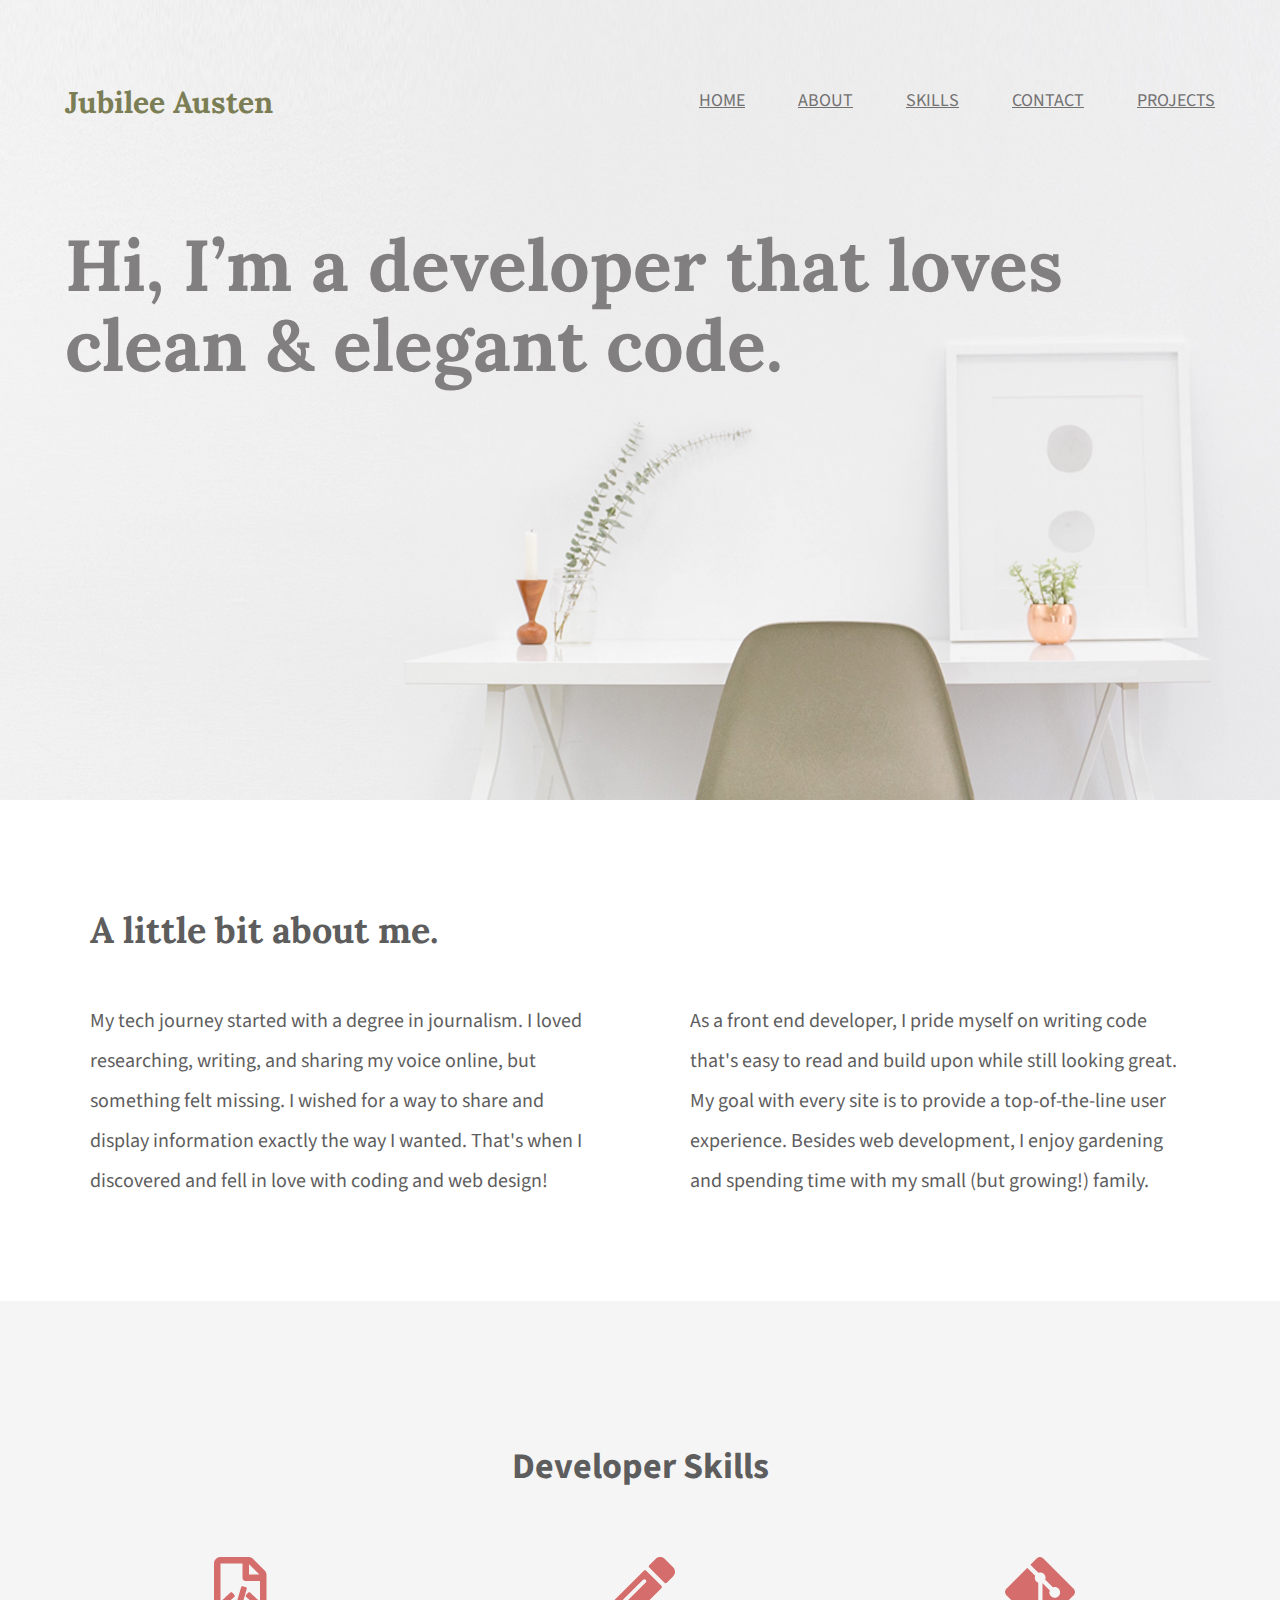
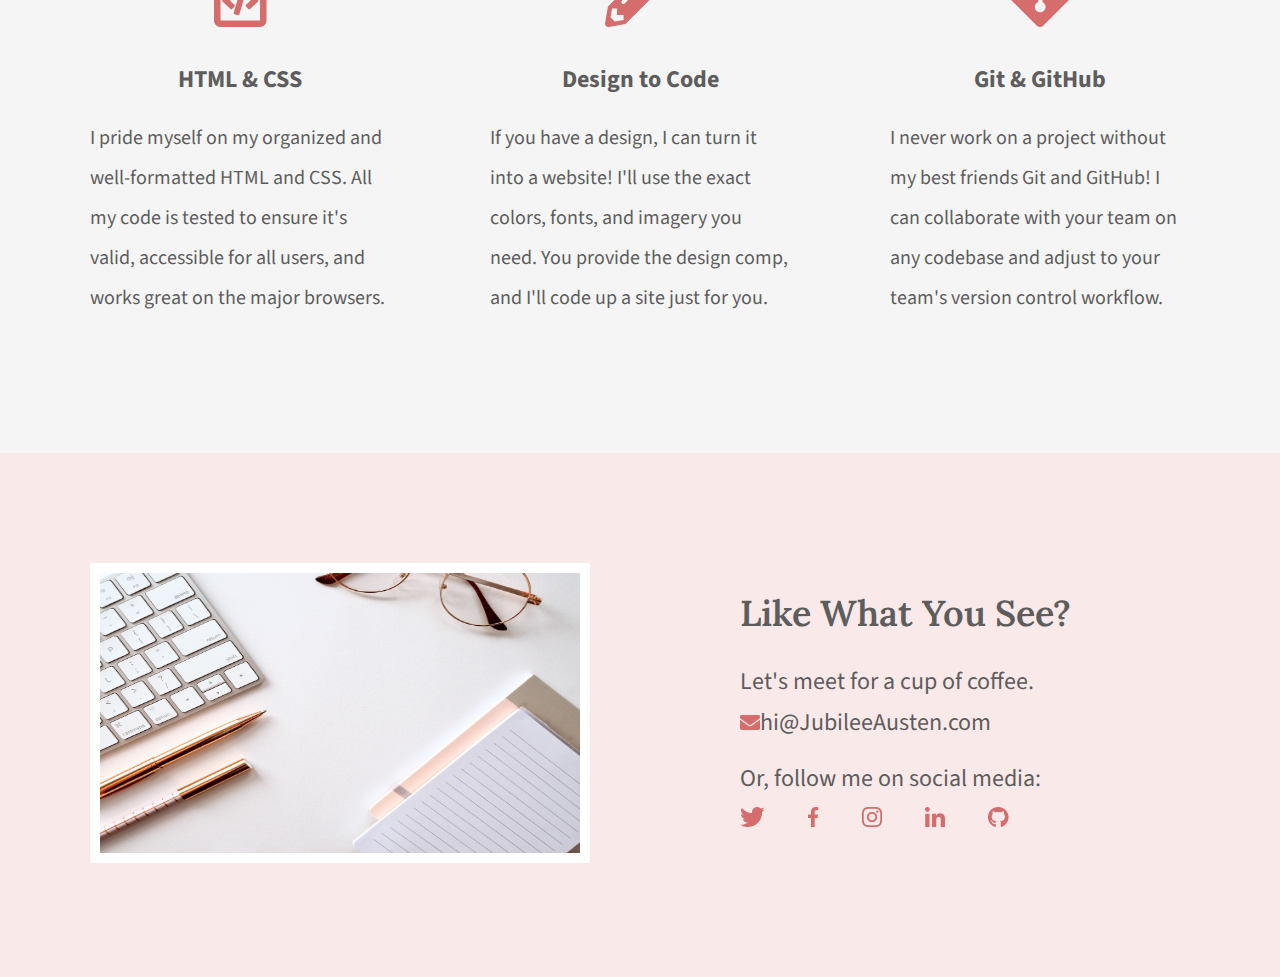
<file: index.html>
<!DOCTYPE html>
<html lang="en">

<head>
    <meta charset="UTF-8">
    <title>Jubilee Austen | Portfolio</title>
    <link rel="stylesheet" href="css/normalize.css">
    <link rel="stylesheet" href="css/main.css">
    <link rel="preconnect" href="https://fonts.googleapis.com">
    <link rel="preconnect" href="https://fonts.gstatic.com" crossorigin>
    <link
        href="https://fonts.googleapis.com/css2?family=Lora:wght@400;600;700&family=Source+Sans+Pro:wght@400;600;700&display=swap"
        rel="stylesheet">
</head>

<body>
    <header class="homepage-hero">
        <div class="content-wrapper">
            <h1>Jubilee Austen</h1>
            <nav>
                <ul>
                    <li><a href="#">home</a></li>
                    <li><a href="#about">about</a></li>
                    <li><a href="#skills">skills</a></li>
                    <li><a href="#contact">contact</a></li>
                    <li><a href="projects/index.html">projects</a></li>
                </ul>
            </nav>
            <h2>Hi, I’m a developer that loves clean & elegant code.</h2>
        </div>
    </header>
    <main>
        <section id="about">
            <div class="content-wrapper">
                <h2>A little bit about me.</h2>
                <p>My tech journey started with a degree in journalism. I loved researching, writing, and sharing my
                    voice online, but something felt missing. I wished for a way to share and display information
                    exactly the way I wanted. That's when I discovered and fell in love with coding and web design!</p>
                <p>As a front end developer, I pride myself on writing code that's easy to read and build upon while
                    still looking great. My goal with every site is to provide a top-of-the-line user experience.
                    Besides web development, I enjoy gardening and spending time with my small (but growing!) family.
                </p>

            </div>
        </section>
        <section id="skills">
            <div class="content-wrapper">
                <h2>Developer Skills</h2>
                <div class="skill-list">
                    <img src="img/html-icon.png" alt="html icon">
                    <h3>HTML & CSS</h3>
                    <p>I pride myself on my organized and well-formatted HTML and CSS. All my code is tested to ensure
                        it's valid, accessible for all users, and works great on the major browsers.</p>
                </div>
                <div class="skill-list">
                    <img src="img/pencil-icon.png" alt="pencil icon">
                    <h3>Design to Code</h3>
                    <p>If you have a design, I can turn it into a website! I'll use the exact colors, fonts, and imagery
                        you need. You provide the design comp, and I'll code up a site just for you.</p>
                </div>
                <div class="skill-list">
                    <img src="img/git-icon.png" alt="GitHub icon">
                    <h3>Git & GitHub</h3>
                    <p>I never work on a project without my best friends Git and GitHub! I can collaborate with your
                        team on any codebase and adjust to your team's version control workflow.</p>
                </div>

            </div>
        </section>
    </main>
    <footer id="contact">
        <div class="content-wrapper">
            <div class="contact-image">
                <img src="img/jess-bailey-q10VITrVYUM-unsplash.jpg"
                    alt="work desk with a keyboard, pen, glasses, and notebook" id="contact-img">
            </div>
            <div class="contact-info">
                <h2>Like What You See?</h2>
                <h3 id="email-header">Let's meet for a cup of coffee.</h3>
                <a href="mailto:hi@jubileeausten.com"><img src="img/envelope.png"
                        alt="envelope icon">hi@JubileeAusten.com</a>
                <h3 id="socialmedia-header">Or, follow me on social media:</h3>
                <ul>
                    <li><a href="https://twitter.com/home" target="_blank"><img src="img/twitter.png"
                                alt="Twitter icon"></a></li>
                    <li><a href="https://www.facebook.com" target="_blank"><img src="img/facebook.png"
                                alt="Facebook icon"></a></li>
                    <li><a href="https://www.instagram.com" target="_blank"><img src="img/instagram.png"
                                alt="Instagram icon"></a></li>
                    <li><a href="https://www.linkedin.com" target="_blank"><img src="img/linkedin.png"
                                alt="LinkedIn icon"></a></li>
                    <li><a href="https://github.com" target="_blank"><img src="img/github.png" alt="GitHub icon"></a>
                    </li>
                </ul>
            </div>

        </div>



    </footer>

</body>

</html>
</file>
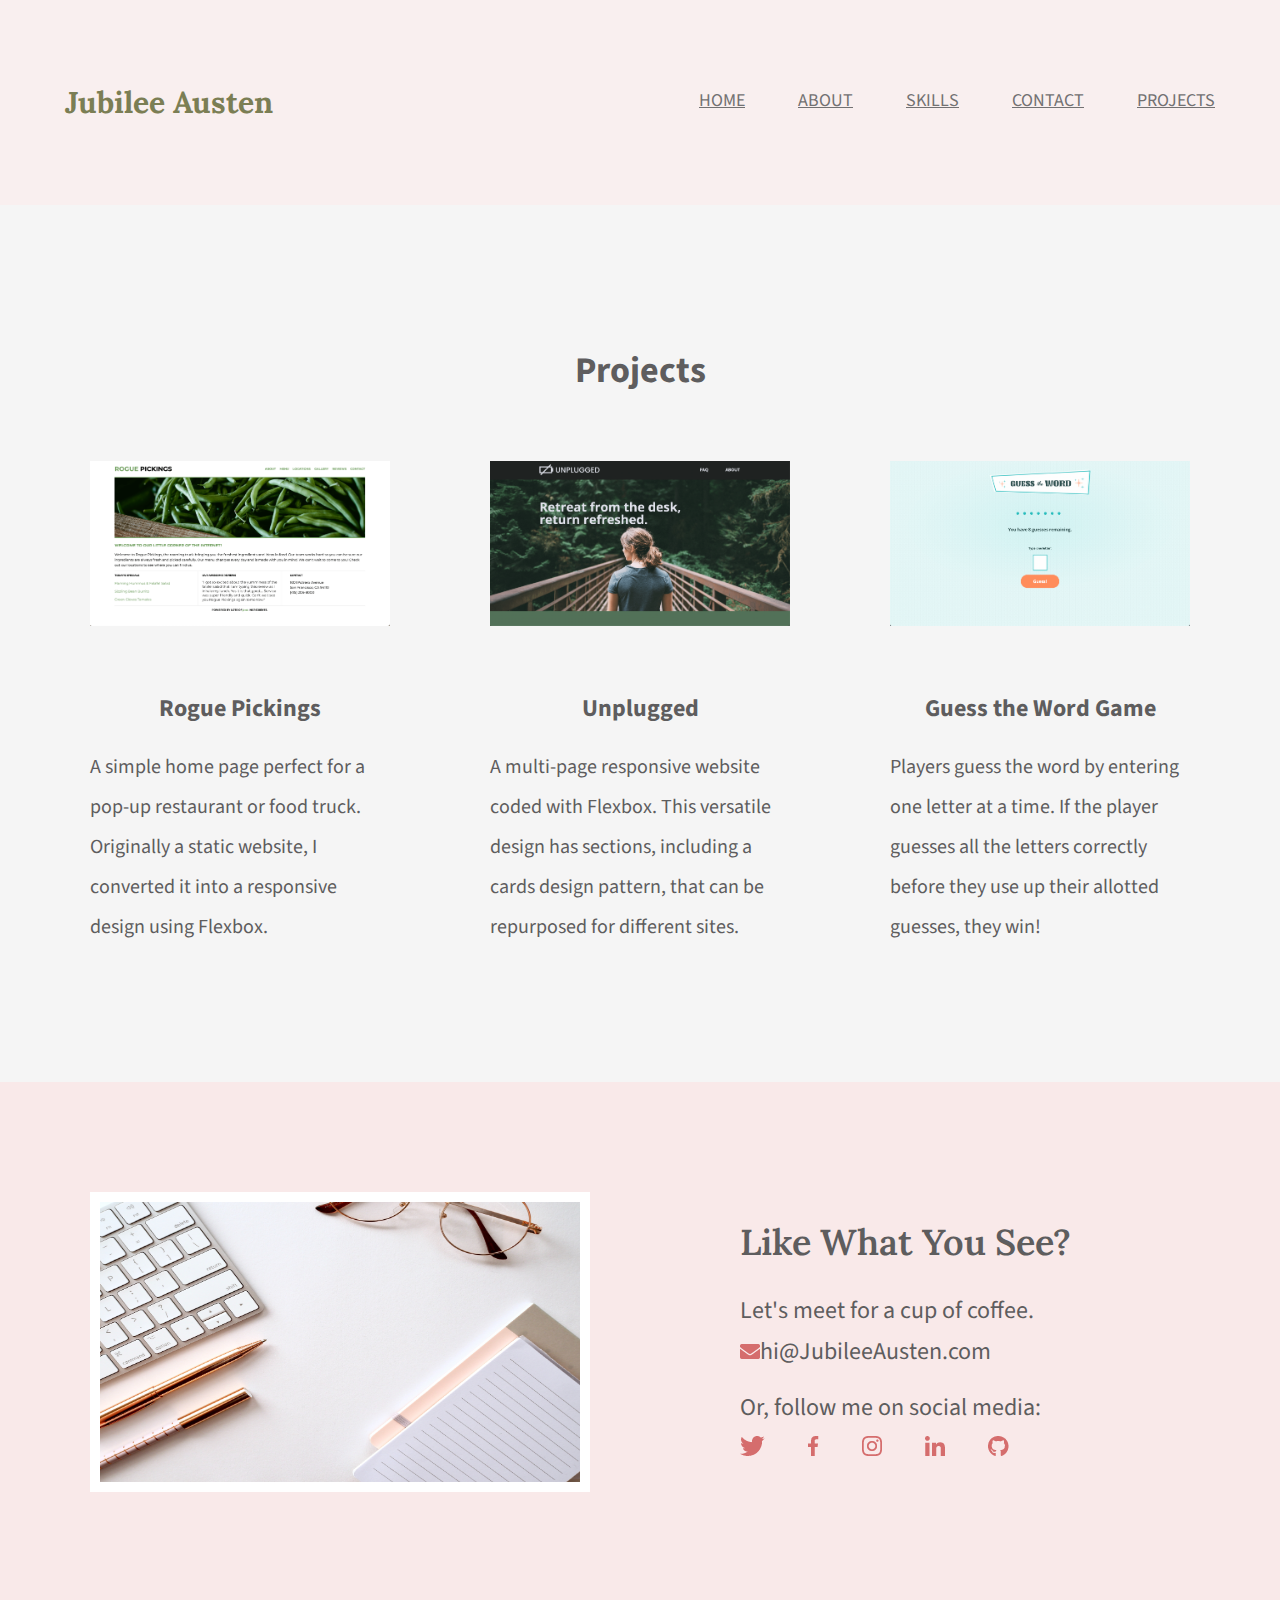
<file: projects/index.html>
<!DOCTYPE html>
<html lang="en">

<head>
    <meta charset="UTF-8">
    <title>Projects | Jubilee Austen</title>
    <link rel="stylesheet" href="../css/normalize.css">
    <link rel="stylesheet" href="../css/main.css">
    <link rel="preconnect" href="https://fonts.googleapis.com">
    <link rel="preconnect" href="https://fonts.gstatic.com" crossorigin>
    <link
        href="https://fonts.googleapis.com/css2?family=Lora:wght@400;600;700&family=Source+Sans+Pro:wght@400;600;700&display=swap"
        rel="stylesheet">
</head>

<body>
    <header class="hero-other">
        <div class="content-wrapper">
            <h1>Jubilee Austen</h1>
            <nav>
                <ul>
                    <li><a href="../index.html">home</a></li>
                    <li><a href="../index.html#about">about</a></li>
                    <li><a href="../index.html#skills">skills</a></li>
                    <li><a href="../index.html#contact">contact</a></li>
                    <li><a href="#">projects</a></li>
                </ul>
            </nav>

        </div>
    </header>
    <main>
        <section id="projects">
            <div class="content-wrapper">
                <h2>Projects</h2>
                <div class="project-piece">
                    <a href="https://skillcrush.github.io/206-rogue_pickings/" target="_blank"><img
                            src="../img/rogue-pickings.png" alt="Rogue Pickings 
                            Site"></a>
                    <h3>Rogue Pickings</h3>
                    <p>A simple home page perfect for a pop-up restaurant or food truck. Originally a static website, I
                        converted it into a responsive design using Flexbox.</p>
                </div>
                <div class="project-piece">
                    <a href="https://skillcrush.github.io/206-unplugged_retreat/" target="_blank"><img
                            src="../img/unplugged.png" alt="Unplugged Site"></a>
                    <h3>Unplugged</h3>
                    <p>A multi-page responsive website coded with Flexbox. This versatile design has sections, including
                        a cards design pattern, that can be repurposed for different sites.</p>
                </div>
                <div class="project-piece">
                    <a href="https://skillcrush.github.io/guess-the-word/" target="_blank"><img
                            src="../img/guess-the-word-game.png" alt="Guess the Word Game"></a>
                    <h3>Guess the Word Game</h3>
                    <p>Players guess the word by entering one letter at a time. If the player guesses all the letters
                        correctly before they use up their allotted guesses, they win!</p>
                </div>
            </div>
        </section>
    </main>
    <footer id="contact">
        <div class="content-wrapper">
            <div class="contact-image">
                <img src="../img/jess-bailey-q10VITrVYUM-unsplash.jpg"
                    alt="work desk with a keyboard, pen, glasses, and notebook" id="contact-img">
            </div>
            <div class="contact-info">
                <h2>Like What You See?</h2>
                <h3 id="email-header">Let's meet for a cup of coffee.</h3>
                <a href="mailto:hi@jubileeausten.com"><img src="../img/envelope.png"
                        alt="envelope icon">hi@JubileeAusten.com</a>
                <h3 id="socialmedia-header">Or, follow me on social media:</h3>
                <ul>
                    <li><a href="https://twitter.com/home" target="_blank"><img src="../img/twitter.png"
                                alt="Twitter icon"></a></li>
                    <li><a href="https://www.facebook.com" target="_blank"><img src="../img/facebook.png"
                                alt="Facebook icon"></a></li>
                    <li><a href="https://www.instagram.com" target="_blank"><img src="../img/instagram.png"
                                alt="Instagram icon"></a></li>
                    <li><a href="https://www.linkedin.com" target="_blank"><img src="../img/linkedin.png"
                                alt="LinkedIn icon"></a></li>
                    <li><a href="https://github.com" target="_blank"><img src="../img/github.png" alt="GitHub icon"></a>
                    </li>
                </ul>
            </div>

        </div>



    </footer>

</body>

</html>
</file>
<file: css/main.css>
/****** Global Styles ******/
body {
    /*background: red; */
    font-family: 'Source Sans Pro', sans-serif;
    color: #5e5d5e;
}

.content-wrapper {
    width: 1200px;
    margin: 0 auto;
    overflow: auto;
}







/****** Header Styles ******/
.homepage-hero {
    background: url('../img/full-background.png'), #f9efef;
    background-size: cover;
    background-position: center;
    height: 800px;
}

header h1 {
    float: left;
    width: 300px;
    font-family: 'Lora', serif;
    font-size: 30px;
    color: #7b7e54;
    padding: 65px 0 65px 25px;
}

header nav {
    width: 800px;
    float: right;
    text-align: right;
    padding: 75px 25px 75px 0;
}

nav ul li {
    display: inline-block;
}

nav ul li a {
    text-transform: uppercase;
    font-size: 18px;
    color: #727172;
    padding-left: 50px;
}

header h2 {
    width: 1000px;
    clear: both;
    font-family: 'Lora', serif;
    font-size: 72px;
    line-height: 80px;
    color: #817f80;
    padding: 20px 0 20px 25px;
}









/****** About Styles ******/
#about .content-wrapper {
    padding: 80px 0;
}

#about h2 {
    font-family: Lora, serif;
    font-size: 36px;
    padding-left: 50px;
}

#about p {
    float: left;
    width: 500px;
    font-size: 20px;
    line-height: 40px;
    padding-left: 50px;
    padding-right: 50px;
}







/****** Skill Styles ******/
#skills {
    background: #f5f5f5;
    text-align: center;
}

#skills .content-wrapper {
    padding: 115px 0;
}

#skills .skill-list {
    float: left; 
    width: 300px;
    padding: 0 50px;
}

#skills h2 {
    font-family: 'lora' serif;
    font-size: 36px;
    padding-bottom: 40px;
}

#skills h3 {
    font-size: 24px;
    line-height: 36px;
    margin: 30px 0 20px 0;
}

#skills p {
    font-size: 20px;
    line-height: 40px;
    text-align: left;
}







/****** Contact Styles ******/

#contact {
    background: #f9e9e9;

}

#contact .content-wrapper {
    padding: 110px 0;
}

#contact .contact-image {
    float: left;
    width: 600px;
}

#contact #contact-img {
    width: 500px;
    height: 300px;
    border: 10px solid #ffffff;
    margin: 0 50px;
    box-sizing: border-box;
}

#contact .contact-info {
    float: left;
    width: 600px; 
    padding-left: 100px;
    box-sizing: border-box;
}

#contact h2 {
    font-family: Lora serif;
    font-size: 36px;
    font-weight: 600px;
    margin: 30px 0;
}

#contact h2 {
    font-family: "Lora", serif;
    font-weight: 600;
    font-size: 36px;
    margin: 30px 0;
}

#contact h3 {
    font-size: 24px;
    font-weight: 400;
    line-height: 36px;
}

#contact #email-header {
    margin-bottom: 5px;
}

#contact #socialmedia-header {
    margin: 20px 0 5px 0;
}

#contact #envelope {
    padding-right: 10px;
}

#contact a {
    text-decoration: none;
    color: #5e5d5e;
    font-size: 24px;
    line-height: 36px;
}

#contact ul {
    margin-top: 0;
    padding-left: 0;
}

#contact ul li {
    display: inline-block;
}

#contact ul img {
    padding-right: 40px;
}

/****** Projects Page Styles ******/
/****** Projects Page Header Styles ******/
header.hero-other {
    background: #f9efef;
}

/****** Projects Page Projects Styles ******/
#projects {
    background: #f5f5f5;
    text-align: center;
}

#projects .content-wrapper {
    padding: 115px 0;
}

#projects .project-piece {
    float: left; 
    width: 300px;
    padding: 0 50px;
}

#projects h2 {
    font-family: 'lora' serif;
    font-size: 36px;
    padding-bottom: 40px;
}

#projects img {
    width: 300px;
    padding-bottom: 30px;
}

#projects h3 {
    font-size: 24px;
    line-height: 36px;
    margin: 30px 0 20px 0;
}

#projects p {
    font-size: 20px;
    line-height: 40px;
    text-align: left;
}
</file>
